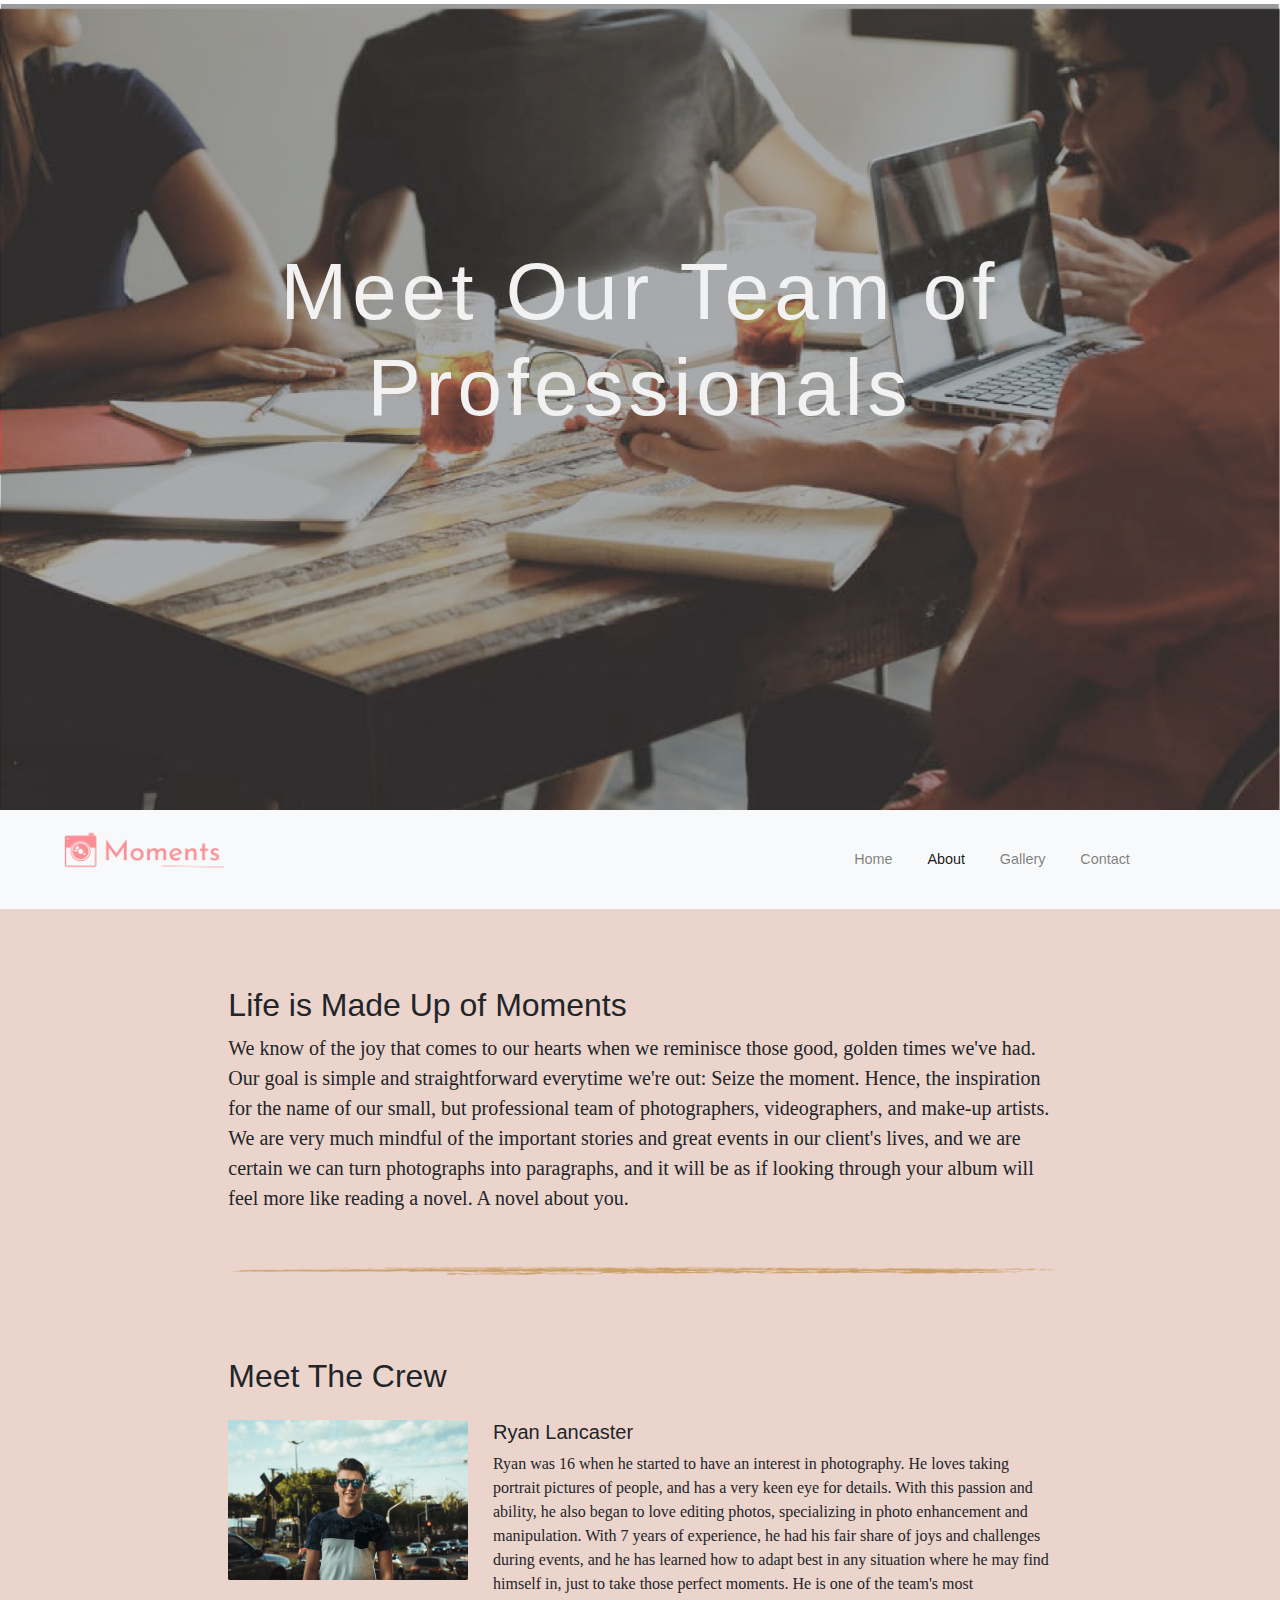
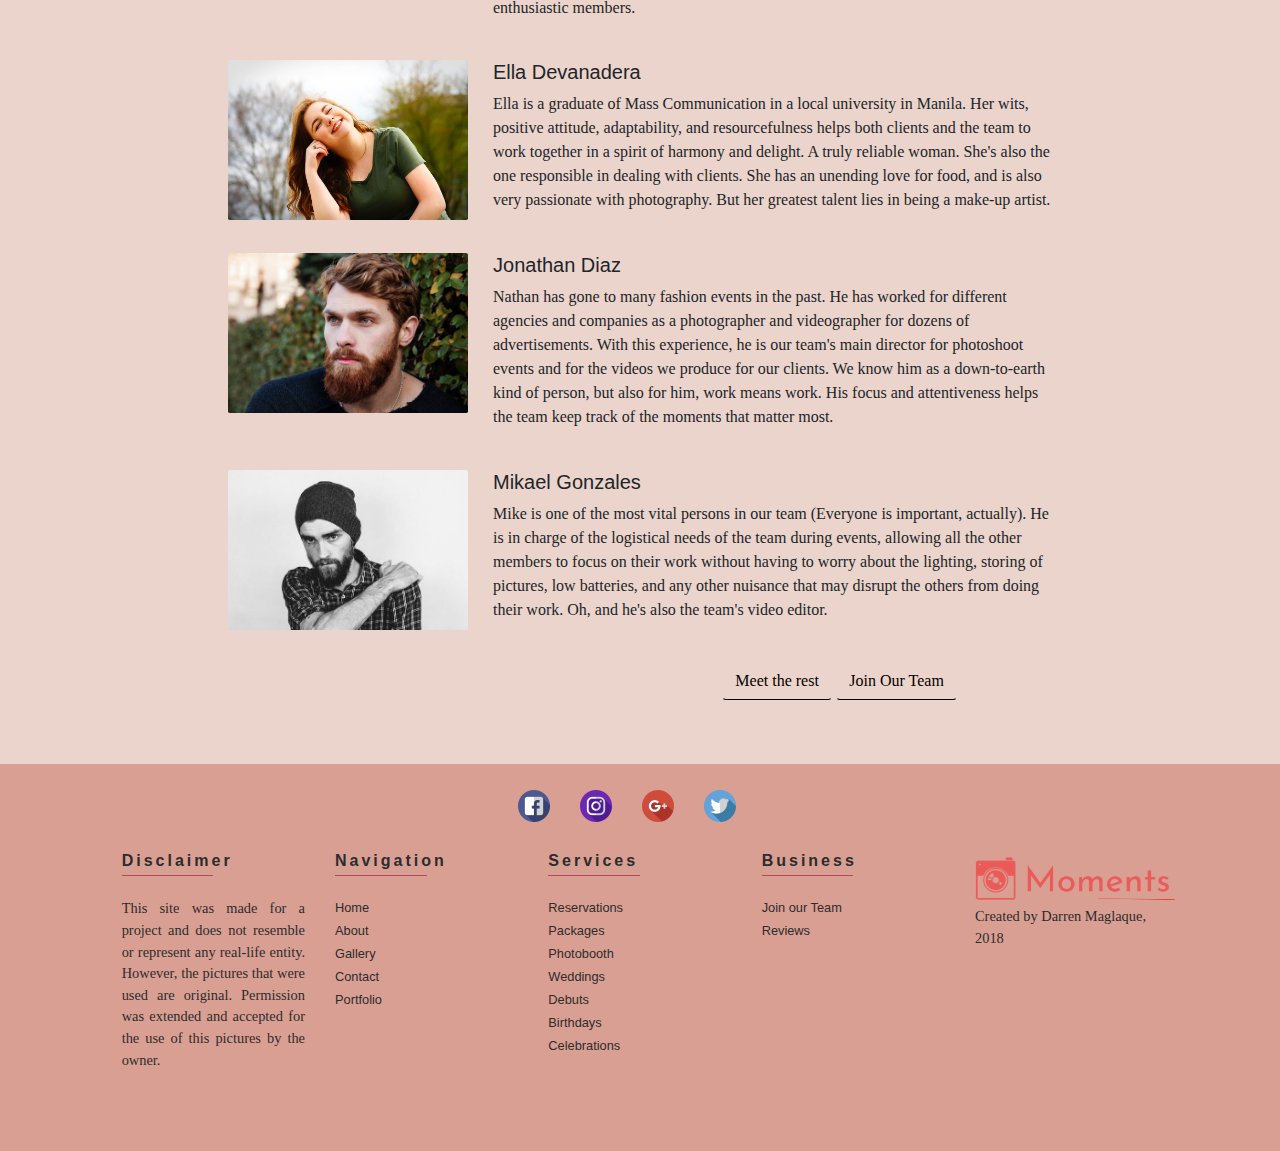
<file: about.html>
<!DOCTYPE html>
<html lang="en">
<head>
  <!-- Meta tags -->
  <meta charset="UTF-8">
  <meta name="viewport" content="width=device-width, initial-scale=1.0, maximum-scale=1.0, shrink-to-fit=no">
  <meta http-equiv="X-UA-Compatible" content="ie=edge">

  <!-- Bootstrap -->
  <link rel="stylesheet" href="assets/css/bootstrap.min.css">

  <!-- Animate  -->
  <link rel="stylesheet" href="assets/css/animate.css">

  <!-- Font Awesome -->
  <link rel="stylesheet" href="https://use.fontawesome.com/releases/v5.4.1/css/all.css" integrity="sha384-5sAR7xN1Nv6T6+dT2mhtzEpVJvfS3NScPQTrOxhwjIuvcA67KV2R5Jz6kr4abQsz" crossorigin="anonymous">

  <!-- Google Fonts -->
  <link href="https://fonts.googleapis.com/css?family=Julius+Sans+One" rel="stylesheet">
  <link href="https://fonts.googleapis.com/css?family=Crimson+Text" rel="stylesheet">

  <!-- External CSS -->
  <link rel="stylesheet" href="assets/css/styles.css">
  <link rel="icon" href="assets/logo/favicon.png">

  <title>Moments | About</title>

</head>
<body>
  
  <section id="jumbotron-about" class="jumbotron">
    <h1 id="landing-about" class="text-center animated fadeIn">Meet Our Team of Professionals</h1>
  </section>

  <nav id="navbar" class="navbar-nav navbar-expand-lg navbar-light bg-light px-0 col-md-12 py-4">
    <a href="#" class="navbar-brand h1"><img id="logo" src="assets/logo/logo.png" alt=""></a>
    <button class="navbar-toggler" type="button" data-toggle="collapse" data-target="#navbarSupportedContent" aria-controls="navbarSupportedContent" aria-expanded="false" aria-label="Toggle navigation">
        <span class="navbar-toggler-icon"></span>
      </button>
      <div class="collapse navbar-collapse" id="navbarSupportedContent">
          <ul class="navbar-nav ml-auto">
            <li class="nav-item">
              <a class="nav-link" href="index.html">Home <span class="sr-only">(current)</span></a>
            </li>
            <li class="nav-item active">
              <a class="nav-link" href="#">About</a>
            </li>
            <li class="nav-item">
              <a class="nav-link" href="gallery2.html">Gallery</a></li>
            <li class="nav-item"><a class="nav-link" href="contact.html">Contact</a>
            </li>
          </ul>
    </div>
  </nav>

  <div class="container-fluid">
  <section id="about-moments" class="col-12 col-md-8 offset-md-2">
    <h2>Life is Made Up of Moments</h2>
    <p class="lead">We know of the joy that comes to our hearts when we reminisce those good, golden times we've had. Our goal is simple and straightforward everytime we're out: <strong>Seize the moment.</strong> Hence, the inspiration for the name of our small, but professional team of  photographers, videographers, and make-up artists. We are very much mindful of the important stories and great events in our client's lives, and we are certain we can turn photographs into paragraphs, and it will be as if looking through your album will feel more like reading a novel. A novel about you.</p>
  </section>

  <section id="team" class="col-12 col-md-8 offset-md-2">
    <h2>Meet The Crew</h2>
    <div class="profile"> <!-- Flex container -->
      <img id="profile-pic" src="assets/images/ryan.png" alt="">
        <div class="info">
          <h5>Ryan Lancaster</h5>
          <p>Ryan was 16 when he started to have an interest in photography. He loves taking portrait pictures of people, and has a very keen eye for details. With this passion and ability, he also began to love editing photos, specializing in photo enhancement and manipulation. With 7 years of experience, he had his fair share of joys and challenges during events, and he has learned how to adapt best in any situation where he may find himself in, just to take those perfect moments. He is one of the team's most enthusiastic members.</p>
        </div>
    </div>
    <div class="profile"> <!-- Flex container -->
      <img id="profile-pic" class="img-fluid" src="assets/images/ella.jpeg" alt="">
      <div class="info">
        <h5>Ella Devanadera</h5>
        <p>Ella is a graduate of Mass Communication in a local university in Manila. Her wits, positive attitude, adaptability, and resourcefulness helps both clients and the team to work together in a spirit of harmony and delight. A truly reliable woman. She's also the one responsible in dealing with clients. She has an unending love for food, and is also very passionate with photography. But her greatest talent lies in being a make-up artist.</p>
      </div>
    </div>
    <div class="profile"> <!-- Flex container -->
      <img id="profile-pic" src="assets/images/nathan.jpeg" alt="">
      <div class="info">
          <h5>Jonathan Diaz</h5>
          <p>Nathan has gone to many fashion events in the past. He has worked for different agencies and companies as a photographer and videographer for dozens of advertisements. With this experience, he is our team's main director for photoshoot events and for the videos we produce for our clients. We know him as a down-to-earth kind of person, but also for him, work means work. His focus and attentiveness helps the team keep track of the moments that matter most.</p>
      </div>
    </div>
    <div class="profile"> <!-- Flex container -->
      <img id="profile-pic" src="assets/images/mike.jpeg" alt="">
      <div class="info">
          <h5>Mikael Gonzales </h5>
          <p>Mike is one of the most vital persons in our team (Everyone is important, actually). He is in charge of the logistical needs of the team during events, allowing all the other members to focus on their work without having to worry about the lighting, storing of pictures, low batteries, and any other nuisance that may disrupt the others from doing their work. Oh, and he's also the team's video editor. </p>
      </div>
    </div>

    <div class="about-links">
      <a href=""><button class="btn meet-btn">Meet the rest</button></a>
      <a href=""><button class="btn join-btn">Join Our Team</button></a>
    </div>

  </section>



  </div>  
  <!-- End of container-fluid -->
 <!-- Footer -->
<footer id="footer">
    <section class="social-links">
      <nav id="social-nav" class="navbar-nav">
        <ul>
          <li class="nav-item"><a href="https://facebook.com"><img src="assets/icons/facebook.png" alt=""></a></li>
          <li class="nav-item"><a href="https://instagram.com"><img src="assets/icons/instagram.png" alt=""></a></li>
          <li class="nav-item"><a href="https://google.com"><img src="assets/icons/google-plus.png" alt=""></a></li>
          <li class="nav-item"><a href="https://twitter.com"><img src="assets/icons/twitter.png" alt=""></a></li>
        </ul>
      </nav>
    </section>
    <div class="footer-section-container">
      <div class="disclaimer footer-section col-4 col-md-2">
          <h6>Disclaimer</h6>
          <P>This site was made for a project and does not resemble or represent any real-life entity. However, the pictures that were used are original. Permission was extended and accepted for the use of this pictures by the owner.</P>
        </div>
      <div class="footer-section col-4 col-md-2">
        <h6>Navigation</h6>
        <nav class="footer-nav">
          <li class="nav-item active"><a href="index.html">Home</a></li>
          <li class="nav-item"><a href="about.html">About</a></li>
          <li class="nav-item"><a href="gallery2.html">Gallery</a></li>
          <li class="nav-item"><a href="contact.html">Contact</a></li>
          <li class="nav-item"><a href="https://drnmaglaque.github.io/dev-portfolio/">Portfolio</a></li>
        </nav>
      </div>
      <div class="footer-section col-4 col-md-2">
        <h6>Services</h6>
        <nav class="footer-nav">
          <li class="nav-item"><a href="#">Reservations</a></li>
          <li class="nav-item"><a href="packages.html">Packages</a></li>
          <li class="nav-item"><a href="#">Photobooth</a></li>
          <li class="nav-item"><a href="#">Weddings</a></li>
          <li class="nav-item"><a href="#">Debuts</a></li>
          <li class="nav-item"><a href="#">Birthdays</a></li>
          <li class="nav-item"><a href="#">Celebrations</a></li>
        </nav>
      </div>
      <div class="footer-section col-4 col-md-2">
        <h6>Business</h6>
        <nav class="footer-nav">
          <li class="nav-item"><a href="about.html">Join our Team</a></li>
          <li class="nav-item"><a href="#">Reviews</a></li>
        </nav>
      </div>
      <div class="footer-logo footer-section col-4 col-md-2">
          <img src="assets/logo/logo.png" alt="" width="200px">
          <p>Created by Darren Maglaque, 2018</p>
        </div>
    </div>  
  </footer>
</div>


  <!-- jquery first then popper then bootstrap js -->
	<script src="assets/js/jquery-3.3.1.min.js"></script>
	<script src="https://cdnjs.cloudflare.com/ajax/libs/popper.js/1.14.3/umd/popper.min.js" integrity="sha384-ZMP7rVo3mIykV+2+9J3UJ46jBk0WLaUAdn689aCwoqbBJiSnjAK/l8WvCWPIPm49" crossorigin="anonymous"></script>
	<!-- external bootstrap js -->
  <script src="assets/js/bootstrap.min.js"></script>
  
</body>
</html>
</file>
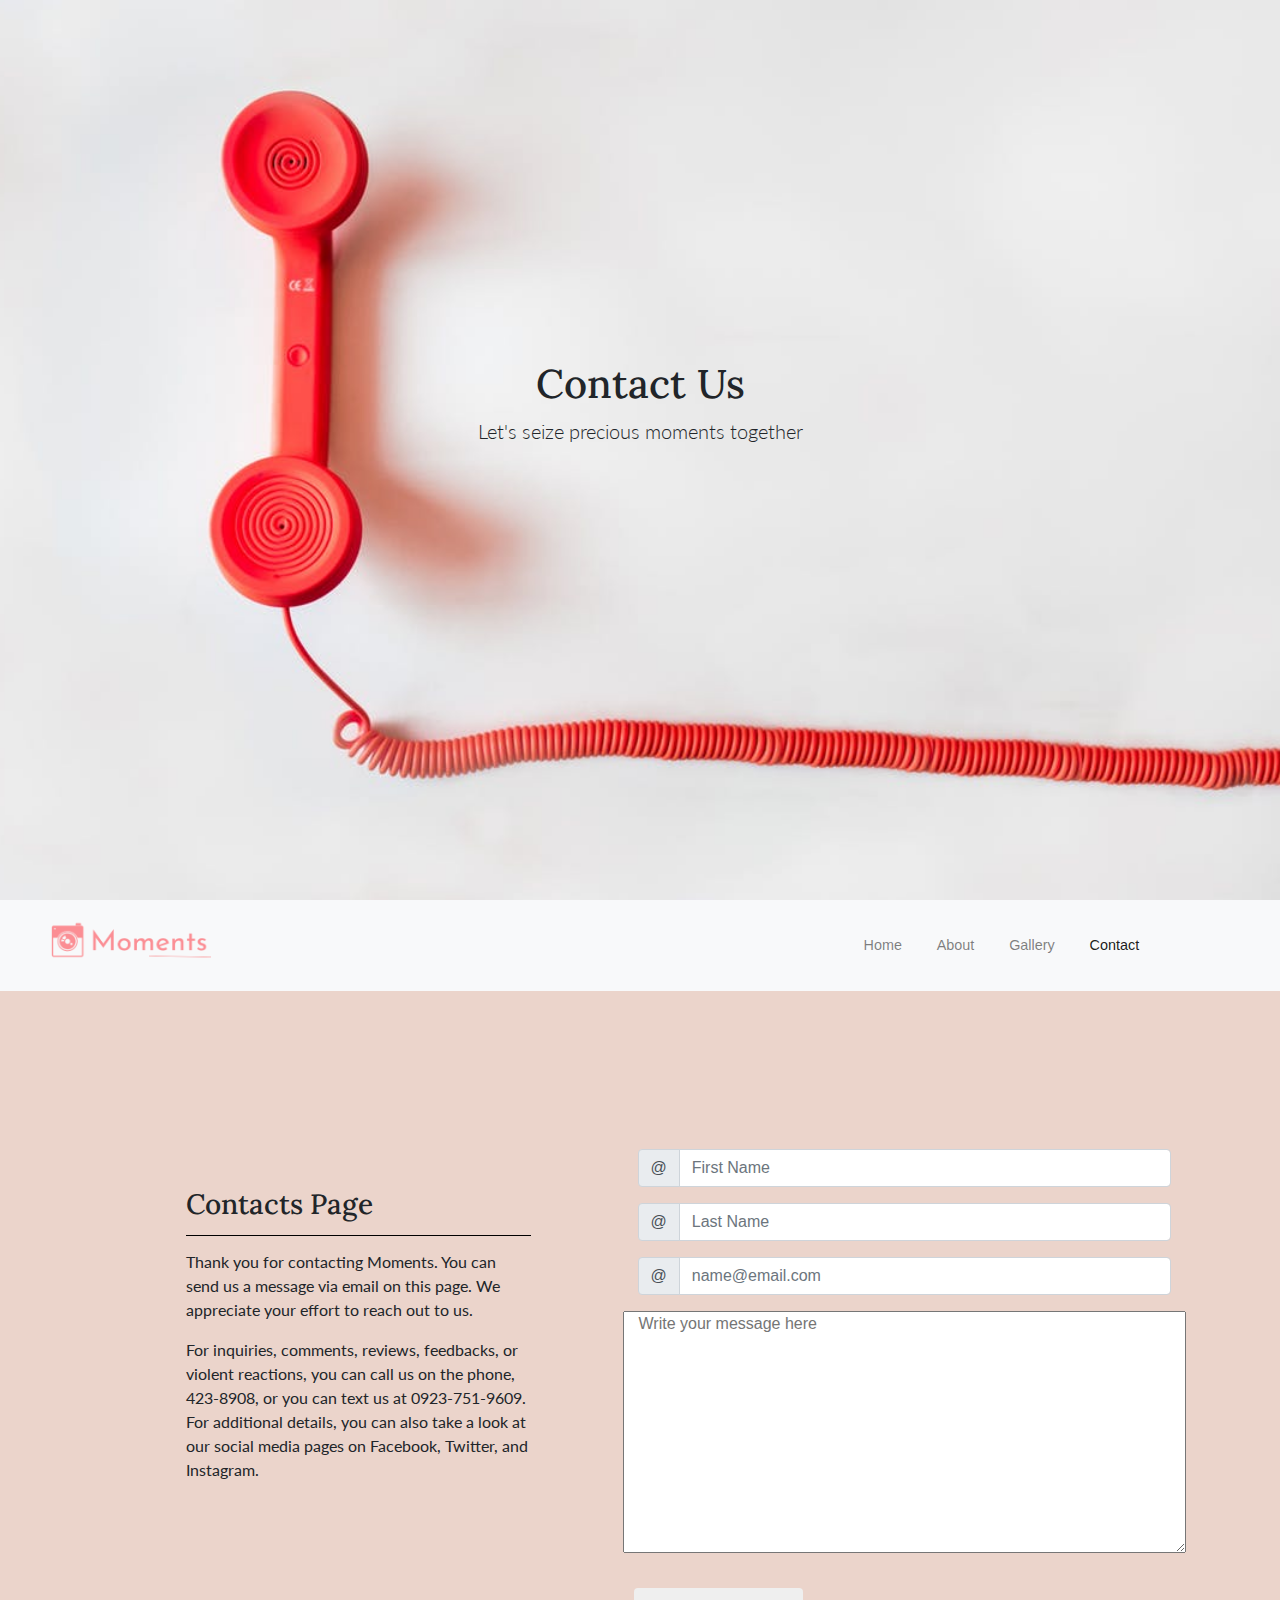
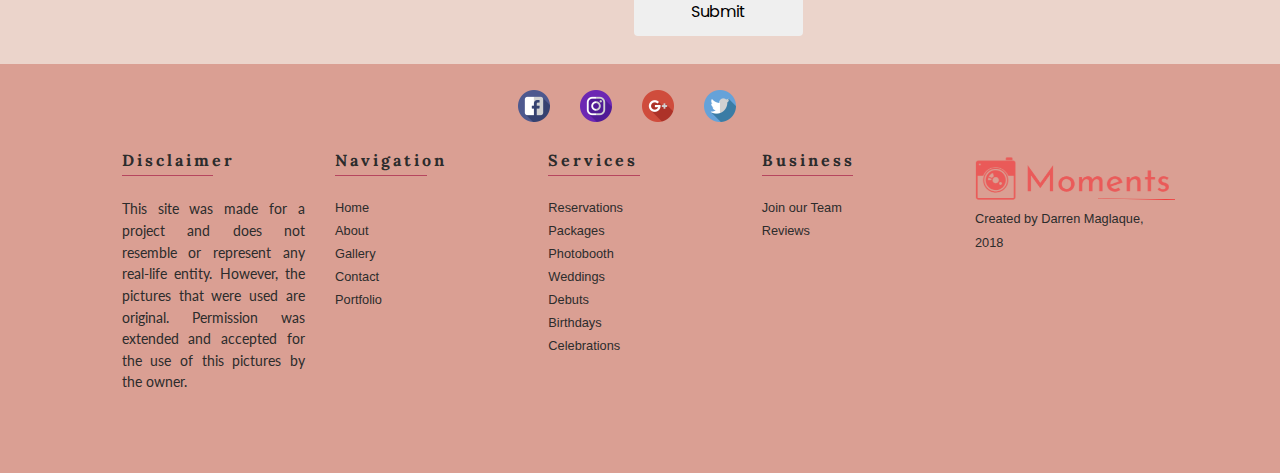
<file: contact.html>
<!DOCTYPE html>
<html lang="en">
<head>
  <!-- Meta tags -->
  <meta charset="UTF-8">
  <meta name="viewport" content="width=device-width, initial-scale=1.0, maximum-scale=1.0">
  <meta http-equiv="X-UA-Compatible" content="ie=edge">

  <!-- Bootstrap -->
  <link rel="stylesheet" href="assets/css/bootstrap.min.css">

  <!-- Animate  -->
  <link rel="stylesheet" href="assets/css/animate.css">

  <!-- Font Awesome -->
  <link rel="stylesheet" href="https://use.fontawesome.com/releases/v5.4.1/css/all.css" integrity="sha384-5sAR7xN1Nv6T6+dT2mhtzEpVJvfS3NScPQTrOxhwjIuvcA67KV2R5Jz6kr4abQsz" crossorigin="anonymous">

  <!-- Google Fonts -->
  <link href="https://fonts.googleapis.com/css?family=Poppins" rel="stylesheet">
  <link href="https://fonts.googleapis.com/css?family=Lora" rel="stylesheet">
  <link href="https://fonts.googleapis.com/css?family=Martel" rel="stylesheet">
  <link href="https://fonts.googleapis.com/css?family=Lato" rel="stylesheet">

  <!-- External CSS -->
  <link rel="stylesheet" href="assets/css/styles.css">
  <link rel="icon" href="assets/logo/favicon.png">

  <title>Moments | Contact</title>

</head>
<body>
  
    <div class="row">
        <section id="jumbotron-contact" class="jumbotron">
            <h1 id="landing-contact" class="animated fadeIn">Contact Us</h1>
            <p class="lead">Let's seize precious moments together</p>
          </section>


  <!-- Start Navbar Top -->
  <nav id="navbar" class="navbar-nav navbar-expand-lg navbar-light bg-light px-0 col-md-12 py-4">
      <a href="index.html" class="navbar-brand"><img id="logo" src="assets/logo/logo.png" alt=""></a>
      <button class="navbar-toggler" type="button" data-toggle="collapse" data-target="#navbarSupportedContent" aria-controls="navbarSupportedContent" aria-expanded="false" aria-label="Toggle navigation">
          <span class="navbar-toggler-icon"></span>
      </button>
      <div class="collapse navbar-collapse" id="navbarSupportedContent">
        <ul class="ml-auto navbar-nav mobile-dropdown">
          <li class="nav-item">
            <a class="nav-link" href="index.html">Home <span class="sr-only">(current)</span></a>
          </li>
          <li class="nav-item">
            <a class="nav-link" href="about.html">About</a>
          </li>
          <li class="nav-item">
            <a class="nav-link" href="gallery2.html">Gallery</a></li>
          <li class="nav-item"><a class="nav-link active" href="#">Contact</a>
          </li>
        </ul>
      </div>
    </nav>
    <!-- End of Top bar Navigation -->

    <div class="container-fluid">
      <section id="contact-left" class="col-md-4 offset-md-1 col-10">
        <h3>Contacts Page</h3>
        <p>Thank you for contacting Moments. You can send us a message via email on this page. We appreciate your effort to reach out to us.</p>
        <p>For inquiries, comments, reviews, feedbacks, or violent reactions, you can call us on the phone, 423-8908, or you can text us at 0923-751-9609. For additional  details, you can also take a look at our social media pages on Facebook, Twitter, and Instagram.</p>
        
      </section>

      <section id="contact-right" class="col-md-6">
          <!-- <label for="firstname">First Name</label> -->
          <div class="form-group">
              <div class="input-group col-10 offset-1 col-md-12 offset-md-0">
                <div class="input-group-prepend">
                  <span class="input-group-text">@</span>
                </div>
                <input type="text" class="form-control input-text" placeholder="First Name" id="firstname" required>
              </div>
            </div>

            <!-- <label for="lastname">Last Name</label> -->
          <div class="form-group">
              <div class="input-group col-10 col-md-12 offset-md-0 offset-1">
                <div class="input-group-prepend">
                  <span class="input-group-text">@</span>
                </div>
                <input type="text" class="form-control input-text" placeholder="Last Name" id="lastname" required>
              </div>
            </div>

            <!-- <label for="email">Email</label> -->
          <div class="form-group">
              <div class="input-group col-10 offset-1 col-md-12 offset-md-0">
                <div class="input-group-prepend">
                  <span class="input-group-text">@</span>
                </div>
                <input type="text" class="form-control input-text" placeholder="name@email.com" id="email" required>
              </div>
            </div>

            <!-- <label for="comments">Comments</label> -->
            <textarea class="col-md-12 col-10 offset-1 offset-md-0" name="text" id="comments" cols="60" rows="10" placeholder="Write your message here"></textarea>

            <button type="submit" class="btn submit-btn">Submit</button>
                
              </div>
            </div>
              
      </section>



    </div>

    <!-- Footer -->
    <footer id="footer" class="col-12">
        <section class="social-links">
          <nav id="social-nav" class="navbar-nav">
            <ul>
              <li class="nav-item"><a href="https://facebook.com"><img src="assets/icons/facebook.png" alt=""></a></li>
          <li class="nav-item"><a href="https://instagram.com"><img src="assets/icons/instagram.png" alt=""></a></li>
          <li class="nav-item"><a href="https://google.com"><img src="assets/icons/google-plus.png" alt=""></a></li>
          <li class="nav-item"><a href="https://twitter.com"><img src="assets/icons/twitter.png" alt=""></a></li>
            </ul>
          </nav>
        </section>
        <div class="footer-section-container">
          <div class="disclaimer footer-section col-4 col-md-2">
              <h6>Disclaimer</h6>
              <P>This site was made for a project and does not resemble or represent any real-life entity. However, the pictures that were used are original. Permission was extended and accepted for the use of this pictures by the owner.</P>
            </div>
          <div class="footer-section col-4 col-md-2">
            <h6>Navigation</h6>
            <nav class="footer-nav">
              <li class="nav-item active"><a href="index.html">Home</a></li>
              <li class="nav-item"><a href="about.html">About</a></li>
              <li class="nav-item"><a href="gallery2.html">Gallery</a></li>
              <li class="nav-item"><a href="contact.html">Contact</a></li>
              <li class="nav-item"><a href="https://drnmaglaque.github.io/dev-portfolio/">Portfolio</a></li>
            </nav>
          </div>
          <div class="footer-section col-4 col-md-2">
            <h6>Services</h6>
            <nav class="footer-nav">
              <li class="nav-item"><a href="#">Reservations</a></li>
              <li class="nav-item"><a href="packages.html">Packages</a></li>
              <li class="nav-item"><a href="#">Photobooth</a></li>
              <li class="nav-item"><a href="#">Weddings</a></li>
              <li class="nav-item"><a href="#">Debuts</a></li>
              <li class="nav-item"><a href="#">Birthdays</a></li>
              <li class="nav-item"><a href="#">Celebrations</a></li>
            </nav>
          </div>
          <div class="footer-section col-4 col-md-2">
            <h6>Business</h6>
            <nav class="footer-nav">
              <li class="nav-item"><a href="about.html">Join our Team</a></li>
              <li class="nav-item"><a href="#">Reviews</a></li>
            </nav>
          </div>
          <div class="footer-logo footer-section col-4 col-md-2">
              <img src="assets/logo/logo.png" alt="" width="200px">
              <small>Created by Darren Maglaque, 2018</small>
            </div>
        </div>  
      </footer>
    </div>




  <!-- jquery first then popper then bootstrap js -->
  <script src="assets/js/jquery-3.3.1.min.js"></script>
  <script src="https://cdnjs.cloudflare.com/ajax/libs/popper.js/1.14.3/umd/popper.min.js" integrity="sha384-ZMP7rVo3mIykV+2+9J3UJ46jBk0WLaUAdn689aCwoqbBJiSnjAK/l8WvCWPIPm49" crossorigin="anonymous"></script>
  <!-- external bootstrap js -->
  <script src="assets/js/bootstrap.min.js"></script>
</body>
</html>
</file>
<file: assets/css/styles.css>
/*---------------------------------- Universal Reset */
* {
  margin: 0;
  padding: 0;
  box-sizing: border-box;
  scroll-behavior: smooth;
}

h1, h2, h3, h4, h5, h6 {
  font-family: 'Lora', sans-serif;
}

p {
  font-family: 'Lato', serif;
}

body {
  background-color: #EBD4CB;
}

.btn {
  font-family: "Poppins";
}

a:hover {
  text-decoration: none;
}

.home-package-btn {
  background-color: transparent;
  border: 1px solid #B6465F;
  color:#B6465F;
  font-size: 1.2em;
  letter-spacing: 2px;
  border-radius: 0;
}

.home-review-btn,
.meet-btn,
.join-btn {
  background-color: transparent;
  color: #000;
  border-bottom: 1px solid #000;
}

.meet-btn {
  margin-left: 60%;
}

.home-gallery-btn,
.home-meet-btn {
  background: transparent;
  color: #F2F2F2;
  border: 1px solid #f2f2f2;
}

.container-fluid {
  padding: 0;
  overflow: hidden;
}

/* -------------------------------------Navbar */
#logo {
  width: 10rem;
  margin-top: -7%;
}

.scroll-down a{
  font-size: 3.2em;
  text-align: center;
  color: #000;
}

#navbar {
  background-color: #F9F8F8;
  /* height: 4rem; */
  z-index: 4;
  margin-bottom: 5%;
  display: flex;
  justify-content: space-between;
  align-items: center;
}

.navbar-brand {
  margin-left: 5%;
}

#navbar ul {
  text-align: right;
  /* border: 1px solid #000; */
  margin-right: 20%;
  align-self: flex-end;
}

#navbar ul li {
  margin: 0 4%;
  font-size: 0.9em;
}

/* -----------------------------------------Landing */


#home-portrait {
  float: left;
  width: auto;
  padding: 0;
  background: url(../images/gallery8.jpg) no-repeat;
  background-size: cover;
  background-position: 0 00px;
  background-attachment: fixed;
  height: 100vh;
  margin-bottom: 0;
  position: relative;
}

#overlay {
  width: 35%;
  height: 100%;
  position: absolute;
  top: 0;
  right: 0;
  background-color: rgba(250, 250, 250, 0.7);
  padding: 10% 5%;
  transition: 0.5s;
  animation-duration: 3s;
}


#logo-banner {
  width: 100%;
  margin-left: -10%;
}

#landing-right {
  padding-left: 0% ;
  width: auto;
  float: left;
  display: flex;
  justify-content: center;
  align-items: center;
  background-color: #fff;
}

.landing-right-card h1 {
  color: #81171B;
}

.landing-right-card p { 
  padding-left: 5%;
}

.landing-right-card {
  margin: 0% 5%;
}

.landing-right-card a:first-of-type {
 margin-left: 5%;
}

.landing-right-card a button {
  margin-top: 19%;
  padding: 3%;
}


/* ---------------------------------------------Gallery Section  */
#gallery-overview {
  width: 100%;
  padding-bottom: 1%;
  padding-top: 1%;
  margin-top: 3%;
  /* background-color: #EBD4CB; */
  background: url('../images/decor.png') no-repeat;
  background-size: 50%;
  background-position: 50% 30%;
}

.packages-card {
  float: left;
  margin: 3% 1%;
  margin-bottom: 1%;
  background-color: transparent;
  border: 0 solid #000; 
  
}

/* .p-card-2 {
  margin-top: 7%;
}

.p-card-3 {
  margin-top: 11%;
} */

.packages-card img{
  box-shadow: 8px 8px 8px #090909;
  border-radius: 0;
}

#card-header {
  background-color: #2c2c2c;
  color: #FFF;
  padding: 1% 0;
}

.packages-card:first-of-type {
  margin-left: 10%;
}

.packages-card:nth-child(4) {
  margin-left: 7%;
}

.packages-card:nth-child(3) {
  margin-bottom: 12%;
}


/* -------------------------------------------Carousel */
#carousel-container {
  background-color: #B4250E;
  width: 100%;
  overflow: hidden;
  padding: 5% 0;
  /* border-top: 6px solid #F2F2F2; */
}


#carousel {
  margin-top: 0%;
}

.carousel-desc, #carousel {
  float: left;
} 

.carousel-desc {
  margin: 15% auto;
  color: #f2f2f2;
  text-align: right;
}

.home-gallery-btn {
  margin-bottom: 4%;
}

.clear:after {
  content: "";
  display: block;
  clear: both;
}


/* --------------------------------Rest Page */
#rest-section {
  margin-top: 0;
  width: 100%;
  padding: 6% 0;
  padding-top: 9%;
  /* background-color: #EBD4CB; */
  background: url('../images/ornament2.png') no-repeat;
  background-position: 50% 3%;
  background-size: 20%;
  border-bottom: 4px solid #F2F2F2;
  border-top: 4px solid #F2F2F2;
}

.slanted {
  position: absolute;
}



.review {
  margin-top: 30%;
}
/* -------------------------------------Parallax */
#parallax {
  width: 100%;
  height: 100vh;
  background: url('../images/photoshoot02.jpg') no-repeat;
  background-size: cover;
  /* background-attachment: fixed; */
  background-position: 0px -60px;
  margin-bottom: 0;
}

.parallax-text {
  width: 23%;
  background-color: rgba(46, 46, 46, 0);
  position: relative;
  top: 20%;
  left: 15%;
}

.parallax-text h2 {
  font-size: 4em;
}

/* ----------------------------------------meet */
#meet {
  height: 50%;
  background-color: #B4250E;
  margin: 0 0;  
  padding: 5% 10%;
  /* border-bottom: 4px solid #F2F2F2; */
  border-top: 4px solid #F2F2F2;
  
}

#meet-left {
  float: left;
}

#meet-left img {
  width: 100%;

}

#meet-right {
  float: left;
  padding-top: 5%;
}

#meet-right {
 color: #F2F2F2; 
}

.testimonials {
  float: left;
  text-align: left;
}

/* -----------------------------------------Footer  */

#footer {
  background-color: #DA9F93;
  padding: 1% 0;
  color: #2c2c2c;
  padding-bottom: 5%;
} 

.gallery-footer {
  background-color: rgb(57, 67, 94);
}

.social-links {
  text-align: center;
  margin: 1% 0;
}

#social-nav ul li{
  display: inline;
}

#social-nav ul li a img{
  width: 2em;
  margin-right: 2%;
}

.footer-section-container {
  display: flex;
  justify-content: center;
}

.footer-section h6 {
  margin-bottom: 12%;
  font-weight: 700;
  letter-spacing: 3px;
  border-bottom: 1px solid #B6465F;
  padding-bottom: 3%;
  width: 50%;
}

.footer-nav {
  list-style: none;
}

.footer-nav li {
  margin-bottom: 2%;
  font-size: 0.8em;
}

.footer-nav li a {
  color: #2c2c2c;
}

.footer-section p {
  font-size: 0.9em;
}

.disclaimer {
  text-align: justify;
}


/* -------------------About */
#jumbotron-about {
  background-color: #141414;
  height: 90vh;
  border-radius: 0;
  margin-bottom: 0;
}

#landing-about  {
  color: #f2f2f2;
  font-size: 5em;
  padding-top: 20vh;
  letter-spacing: 5px;
}

.fadeIn {
  animation-duration: 10s;
}

/* ---------------------------------------------ABOUT- About Moments */
#about-moments {
  margin: 1% auto;
  /* border-bottom: 1px solid #000; */
  padding-bottom: 5%;
  background: url('../images/gold-divider.png') no-repeat;
  background-position: 0% 100%;
  background-size: 100%;
}

/* ---------------------------------------- ABOUT - Team Section */


#jumbotron-about {
  background: url('../images/team.jpg') no-repeat;
  background-size: cover;
}



#team {
  margin: 5% auto;
}

.profile {
  display: flex;
  justify-content: flex-start;
  margin: 3% auto;
}

#profile-pic {
  width: 15rem;
  height: 10rem;
  border-radius: 1%;

}

.profile:last-of-type {
  border-bottom: 1px solid #000;
  padding-bottom: 5%;
}

.info {
  margin-left: 3%;
}


/* ---------------------------------------------------Gallery Page */
#head-gallery {
  background-color: #141414;
  color: #F2F2F2;
  text-transform: uppercase;
  letter-spacing: 0.5em;
}



.gallery-items {
  height: 20rem;
  margin-bottom: 5%;
}

.gallery-side-nav {
  position: fixed;
  z-index: 3;
  top: 11%;
  right: 1%;
}

#gallery-body {
  background-color: #34344A;
}

.gallery-side-nav li a i {
  color: #F2F2F2;
}

.row-bg {
  padding-top: 7%;
  background: url(../images/gold-divider.png) no-repeat;
  background-size: contain;
  background-position: 0 -3%;
}

.row-bg:first-of-type {
  padding-top: 0%;
}

#water-mark {
  float: left;
  color: #F6F6F6;
  padding: 12% 5%;
  background: url(../images/divider.png) no-repeat;
  background-position: 50% 3%;
  position: relative;
  padding-top: 35%;
}

#water-mark h1 {
  border-top: 1px solid #fff;
  padding-top: 3%;
}

#water-mark h6 {
  color: #ee738f;
}

#water-mark p {
  font-size: 0.9em;
}

.credits {
  margin-top: -4%;
 
}

.carousel-container-gallery {
  width: 90%;
  height: 10%;
  padding: 2% 0%;
  margin: 7% 0;
}

.carousel-container-gallery:first-of-type {
  margin-top: 1%;
}

/* -------------------------------------------------------Packages */
#package-banner {
  margin: 0;
  background-color: #000;
  color: #FFF;
}

#hero-wedding {
  width: 100%;
  /* background-color: rgba(246, 246, 246, 0.5); */
  background: url(../images/wedding3.jpg) no-repeat;
  background-size: cover;
  background-color: rgba(246, 246, 246, 0.4);
  margin-top: 0;
  padding: 30% 0;
  position: relative;
}

#details-box-wedding1 {
  position: absolute;
  right: 13%;
  top: 12%;
}

#details-box-wedding1 p, #details-box-wedding1 a:first-of-type {
  margin-left: 0%;
}

.landing-btn {
  border-radius: 0;
  width: 100%;
  letter-spacing: 3px;
}

#jumbotron-contact {
  width: 100%;
  height: 100vh;
  text-align: center;
  padding: 0% 0%;
  margin-bottom: 0;
  background: url('../images/contact.jpg') no-repeat;
  background-size: cover;
  /* display: flex;  */
  /* justify-content: center; */
  /* align-items: center;  */
}

#jumbotron-contact h1,
#jumbotron-contact p {
  position: relative;
  top: 40%;
}




#contact-left,
#contact-right {
  float: left;
}

#contact-left h3 {
  padding-bottom: 4%;
  border-bottom: 1px solid #000;
  margin-bottom: 4%;
}

#contact-left h3, #contact-left p {
  position: relative;
  top: -20%;
}

#contact-right {
  margin-top: 7%;
}


.submit-btn {
  margin: 5% 0;
  float: right;
  padding: 2% 10%;
} 

[div*=input-group] {
  margin-left: 0;
}





/* -----------------------------------------------Media Queries */
@media only screen and (max-width:400px) {
  #overlay {
    width: 100%;
    padding: 20%;
    opacity: 1;
    background-color: rgba(246, 246, 246, 0.8)
  }

  .row {
    margin-right: 0;
  }

  .meet-btn {
    margin-left: 0%;
  }

  .scroll-down {
    visibility: hidden;
  }

  .navbar-brand {
    margin: 2% auto; 
    margin-top: -2%;
  }

  .mobile-dropdown li a{
    margin-top: 5%;
  }

  .navbar-toggler-icon {
    margin-bottom: 3%;
    padding-bottom: 3%;   
  }

  #navbar {
    margin-bottom: 1%;
    padding-bottom: 4%;

  }
  #gallery-overview {
    margin-top: 5%;
    padding: 0 5%;
  }

  .home-package-btn {
    margin-bottom: 10%;
  }

  .packages-card:first-of-type {
    margin: 0 0;
  }

  .div-packages-card #card-header {
    position: relative;
    bottom: 50%;
  }

  #gallery-overview p,
  #carousel-container p,
  #meet p,
  #rest-section p,
  #social-links ul li,
  #water-mark p  {
    font-size: 0.8em;
  }

  #gallery-overview p {
    padding: 0 16%;
  }

  #carousel-container {
    padding: 0 5%;
    padding-bottom: 15%;
  }

  .carousel-desc {
    text-align: center;
  }

  #meet {
    padding: 13% 5%;
    text-align: center;
  }

  #rest-section {
    background-position: 50% 5%;
    padding-top: 14%;
  }

  #meet h3 {
    border-bottom: 1px solid #FFF;
    margin-bottom: 8%;
    padding-bottom: 2%;
  }

  .testimonials {
    margin-top: 3%;
    display: block;
  }

  .testimonials:last-of-type {
    margin-bottom: 5%;
  }


  .testimonials h5 {
    font-size: 0.9em;
  }

  .testimonials p {
    text-align: right;
  }

  #parallax {
    background-position: 0px 0;
    height: 40vh;
  }

  .parallax-text h2 {
    font-size: 1.5em;
  }

  #footer {
    padding-top: 5%;
    width: 100%;
  }

  h6 {
    letter-spacing: 0;
    font-size: 0.8em;
  }

  .footer-section:nth-child(2) {
    padding-left: 8%;
  }

  .disclaimer, 
  .footer-logo {
    display: none;
  }

  #contact-left,
  #contact-right {
    float: left;
  }

  /* --------------------------------------------Gallery */
  #water-mark h1{
    border-top: none;
  }
  #water-mark h6 {
    padding-top: 3%;
  }

  #water-mark h1,
  #water-mark h6, 
  #water-mark p {
    padding-left: 3%;
    padding-right: 5%;
    width: 90%;
  }

  #water-mark {
    background: none;
  }

  #water-mark:nth-of-type(1) {
    padding-top: 4%;
  }

  /* #water-mark,
  {
    padding-right: 0;
  } */



/* --------------------------------------- About */
  h1#landing-about {
    font-size: 1.8em;
  }

  #about-moments {
    margin-top: 8%;
  }

  #team {
    margin-top: 12%;
    display: block;
    text-align: center;
    padding: 3% 15%;
  }

  #team h2 {
    margin-bottom: 5%;
  }

  #team p {
    display: block;
  }

  .profile {
    display: block;
    margin-bottom: 13%;
  }

  #profile-pic {
    margin-bottom: 3%;
  }

  div.info {
    margin-left: 0;
  }

  div.info h5, 
  div.info p {
    padding: 0;
    margin: 0;
  }

  div.info h5 {
    margin-bottom: 2%;
  }

  #hero-wedding {
    min-height: 100vh;
    background-size: cover;
    background-position: -280px 0px;
    margin-top: 0;
    padding-top: 0;  

  }

  #hero-wedding img,
  #hero-wedding p {
    display: none;
  }

  .landing-btn {
    margin: 0 auto;
    position: relative;
    right: 35%;
    margin-top: -40%;
  }
}

#contact-left,
#contact-right {
  padding:0 0%;
  margin-right: 0;
  overflow: hidden;
  padding-left: 7%;
}

#contact-left {
  margin-top: 10%;;
}

.submit-btn {
  float: left;
  margin-left: 2%;
}

#email,
#comments,
#firstname,
#lastname {
  padding-right: 0;
}



/* ---------------------------------Tablet Styles */
@media only screen and (min-width: 401px) and (max-width: 1025px) {


  /* ------------------------------------Landing */
  #hero-wedding {
    min-height: 100vh;
    background-position: -300px 0px;
  }

  .meet-btn {
    margin-left: 0%;
  }

  .footer {
    position: fixed;
    bottom: 0;
  }
    
  #hero-wedding img,
  #hero-wedding p {
    display: none;
  }
    
  .landing-btn {
    padding: 20% 40%;
    position: relative;
    top: 800px;
    right: 80%;
    z-index: 3;
    font-size: 2.5em;
    background-color: rgba(246, 246, 246, 0.7);
    letter-spacing: 3px;
  }


  #gallery-overview p,
  #carousel-container p,
  #meet p,
  #rest-section p,
  #social-links ul li,
  #water-mark p {
    font-size: 1em;
  }

}
</file>
